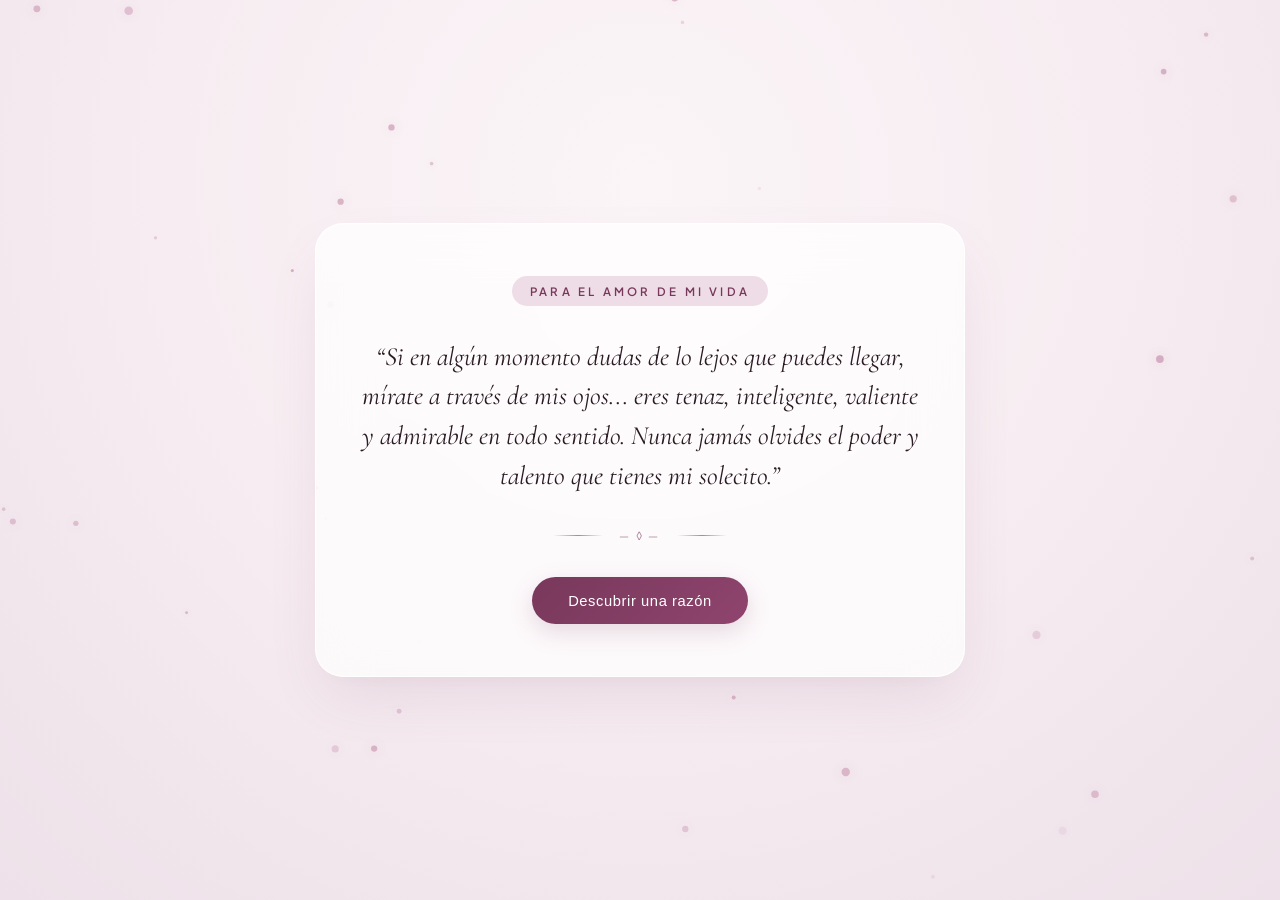
<file: index.html>
<!DOCTYPE html>
<html lang="es">
<head>
  <meta charset="UTF-8">
  <meta name="viewport" content="width=device-width, initial-scale=1.0">
  <title>Para Andreita</title>
  
  <!-- Tipografías elegantes desde Google Fonts -->
  <link rel="preconnect" href="https://fonts.googleapis.com">
  <link rel="preconnect" href="https://fonts.gstatic.com" crossorigin>
  <link href="https://fonts.googleapis.com/css2?family=Cormorant+Garamond:ital,wght@0,400;0,600;1,400&family=Plus+Jakarta+Sans:wght@300;400;500;600&display=swap" rel="stylesheet">
  <link rel="stylesheet" href="css/style.css">
</head>
<body>

  <!-- Fondo animado sutil -->
  <canvas id="ambientCanvas"></canvas>

  <main class="viewport-center">
    <article class="card">
      <span class="dedication-tag">Para el amor de mi vida</span>

      <!-- Frase inicial de ánimo en el centro exacto -->
      <section class="welcome-container">
        <blockquote class="welcome-text" id="welcomeQuote">
          <!-- Se rellena automáticamente con una frase de ánimo al cargar -->
        </blockquote>
      </section>

      <div class="divider">
        <span class="divider-line"></span>
        <span class="divider-symbol">&mdash; &loz; &mdash;</span>
        <span class="divider-line"></span>
      </div>

      <!-- Botón para descubrir las razones -->
      <button class="btn-action" id="reasonBtn" type="button">
        Descubrir una razón
      </button>

      <!-- Espacio donde aparece cada razón -->
      <section class="reason-display" id="reasonDisplay" aria-live="polite">
        <div class="reason-header">
          <span class="reason-badge" id="reasonCounter">Razón 1 de 200</span>
        </div>
        <div class="reason-content" id="reasonText">
          <!-- Texto de la razón seleccionada -->
        </div>
      </section>
    </article>
  </main>

  <script src="js/contenido.js"></script>
</body>
</html>
</file>
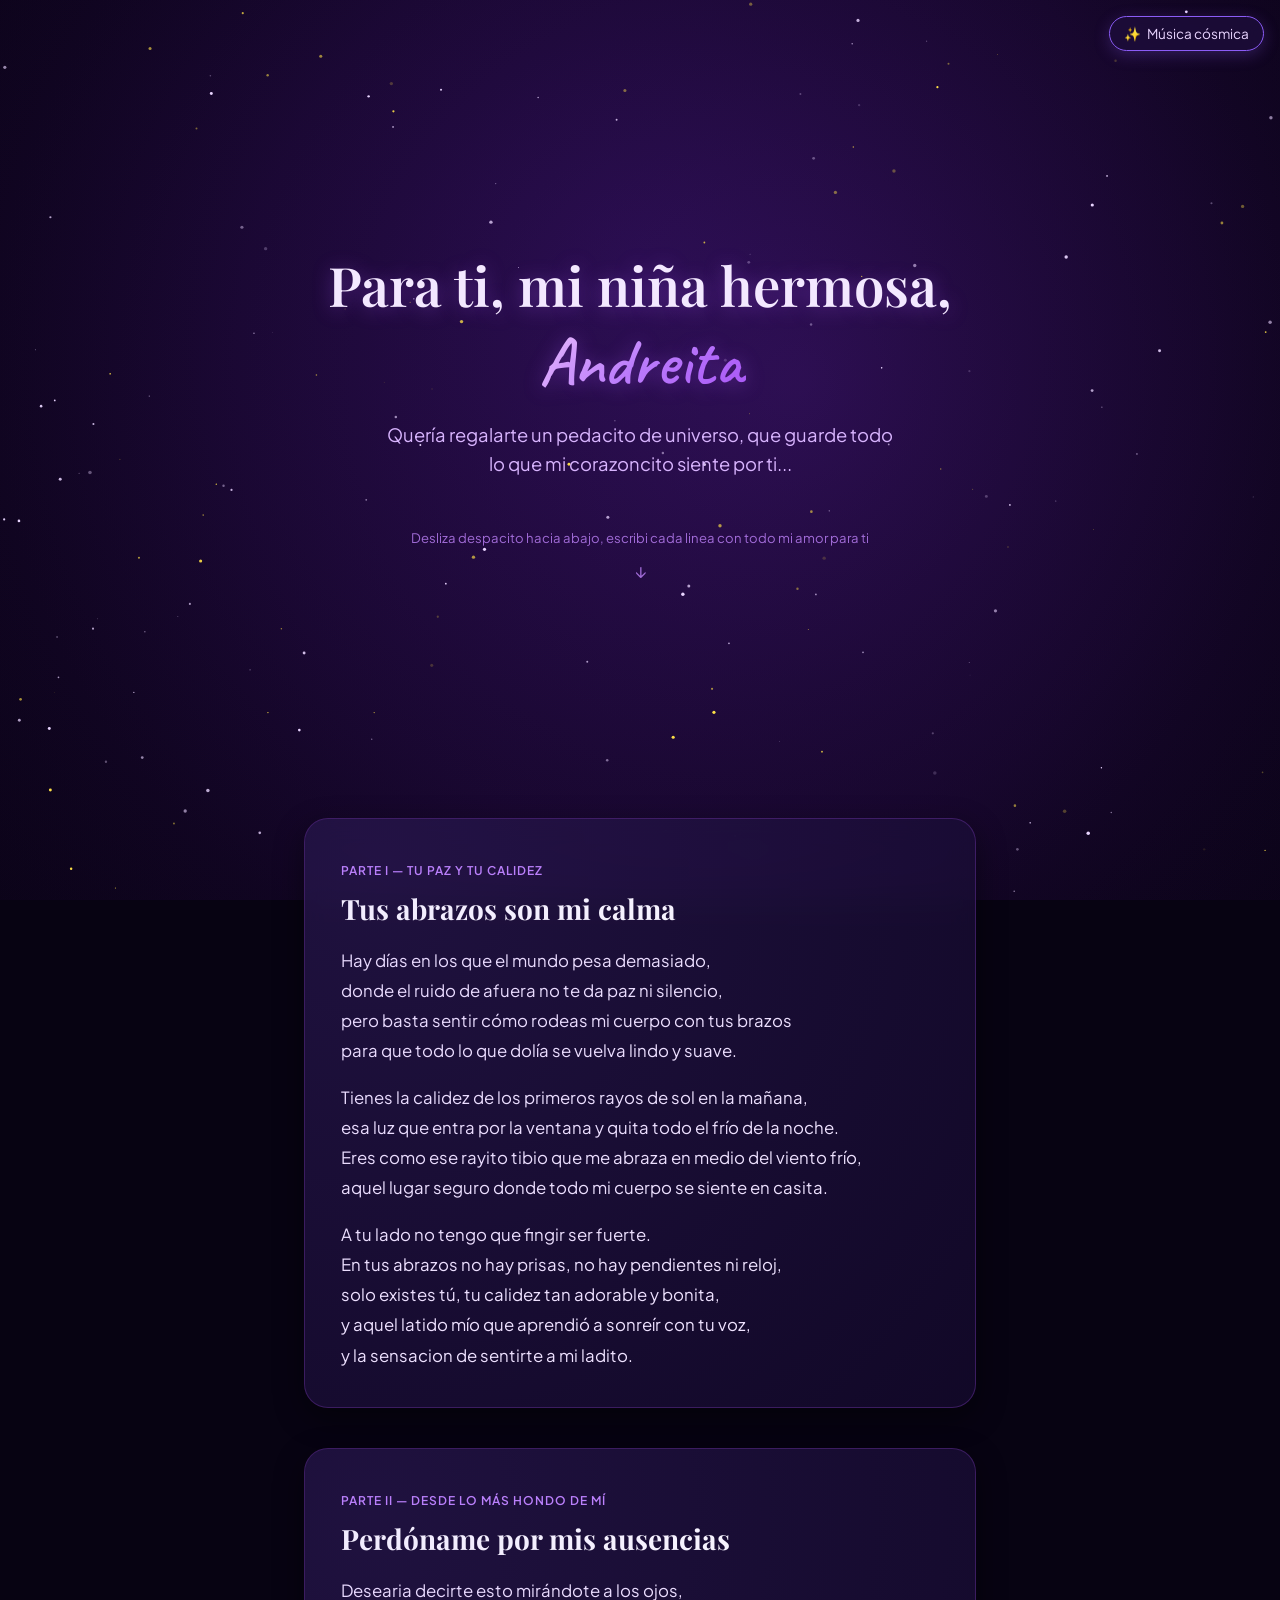
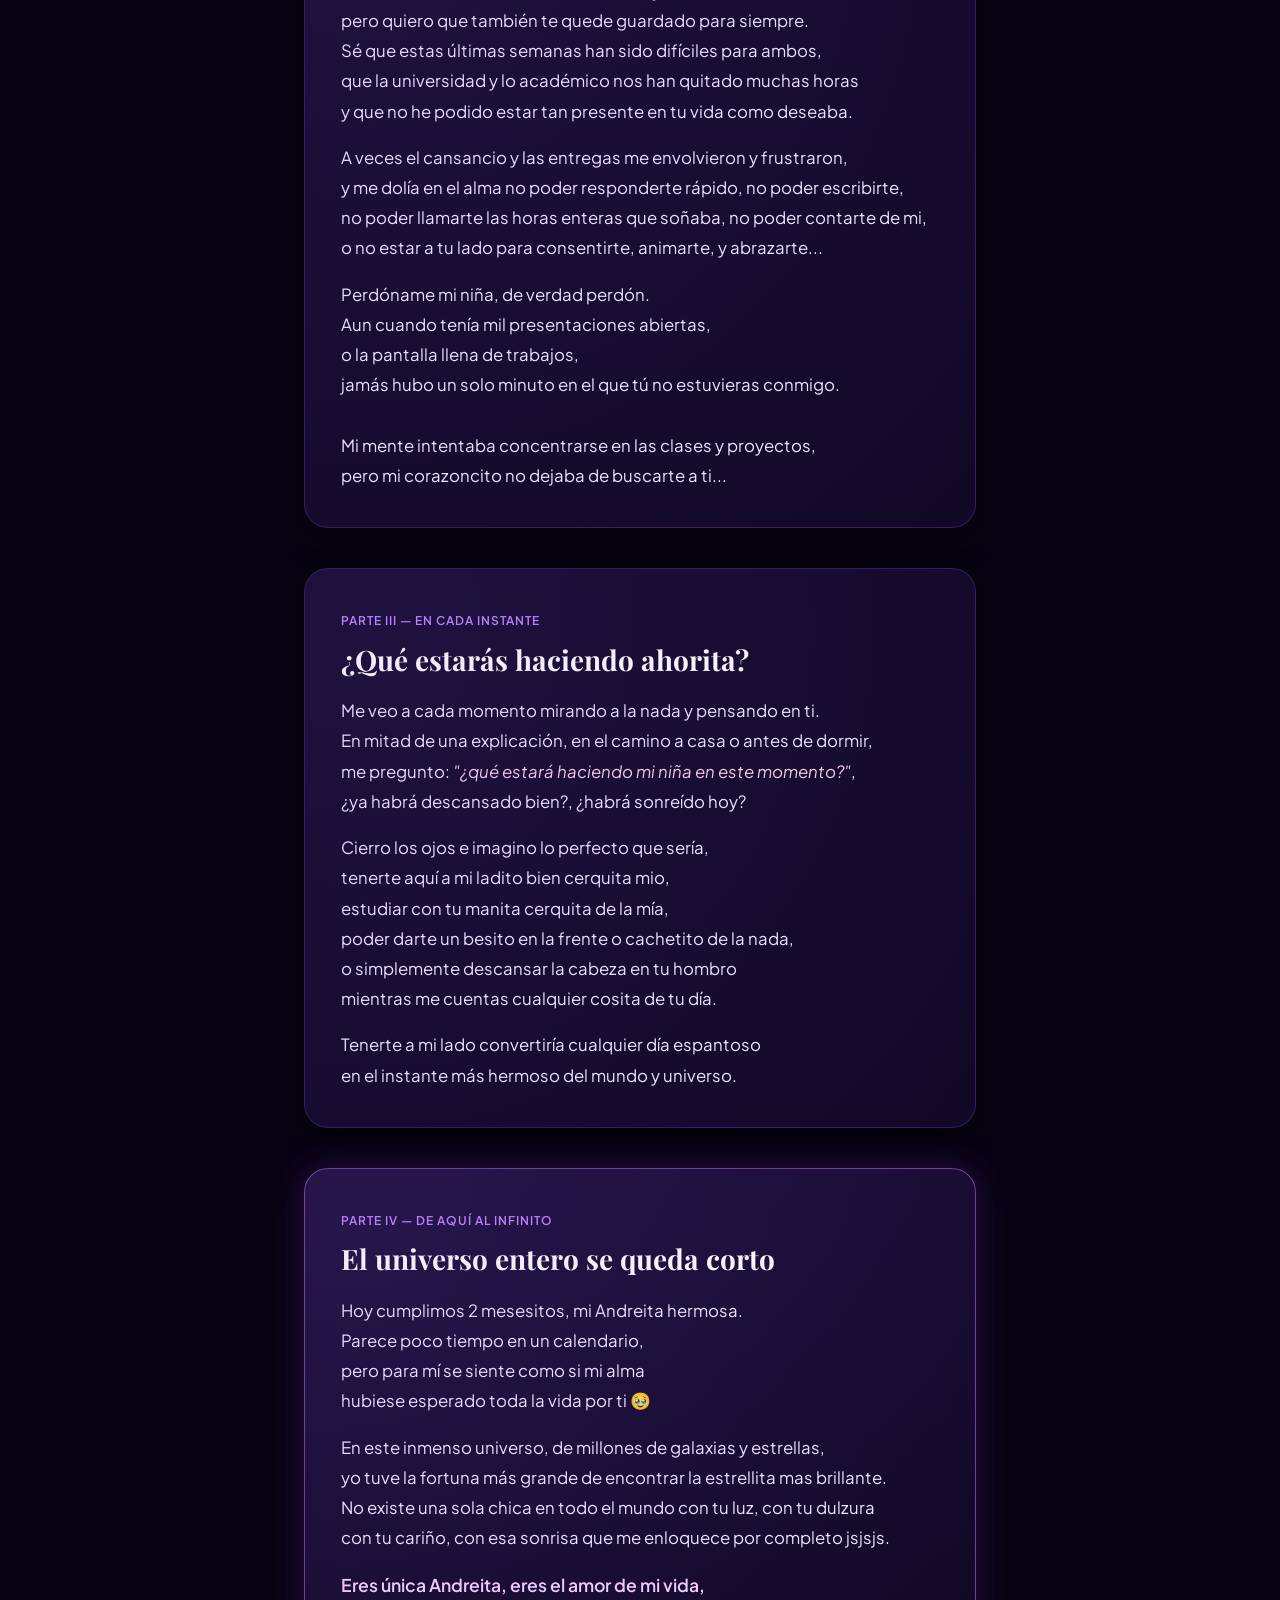
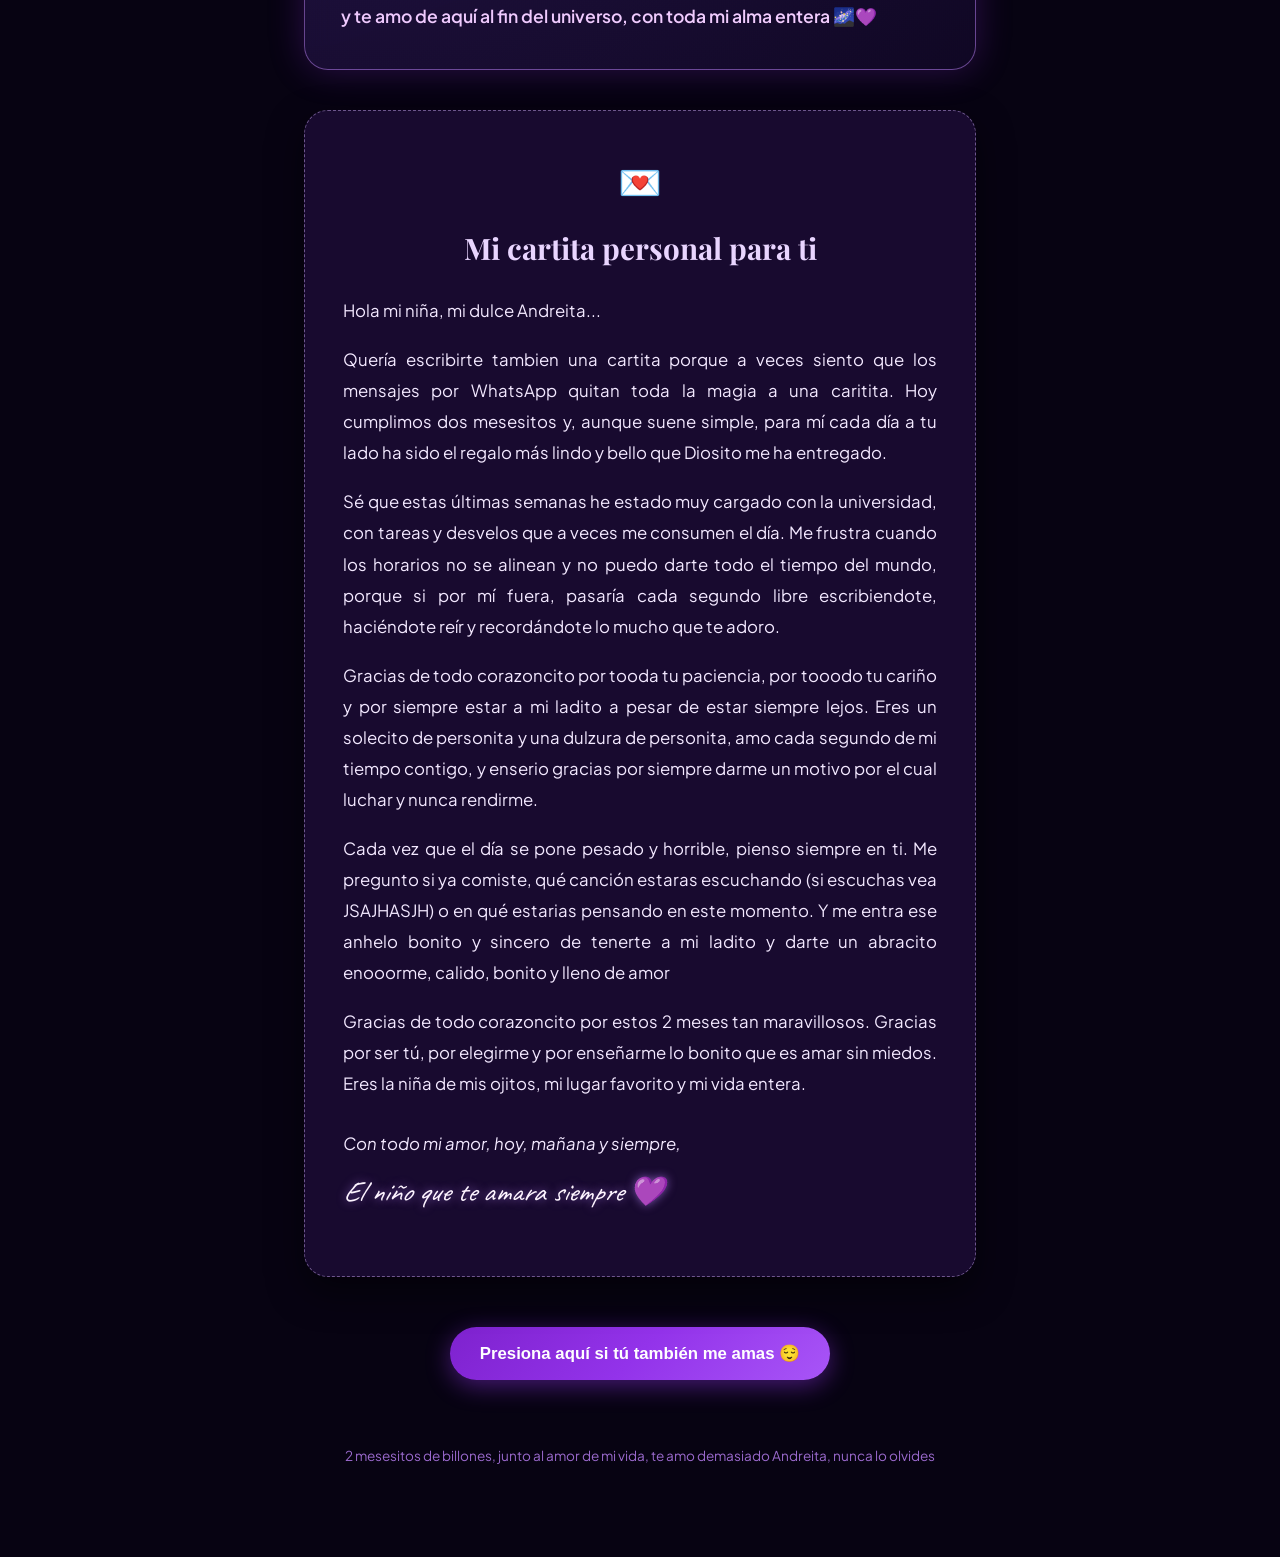
<file: 2 mesesitos/index.html>
<!DOCTYPE html>
<html lang="es">
<head>
    <meta charset="UTF-8">
    <meta name="viewport" content="width=device-width, initial-scale=1.0, viewport-fit=cover">
    <title>Para mi Andreita hermosa 💜 Felices 2 Meses</title>
    <link rel="preconnect" href="https://fonts.googleapis.com">
    <link rel="preconnect" href="https://fonts.gstatic.com" crossorigin>
    <link href="https://fonts.googleapis.com/css2?family=Caveat:wght@600;700&family=Plus+Jakarta+Sans:ital,wght@0,300;0,400;0,600;1,400&family=Playfair+Display:ital,wght@0,600;1,400&display=swap" rel="stylesheet">
    <link rel="stylesheet" href="style.css">
</head>
<body>

    <!-- Lienzo de fondo de estrellas y nebulosas -->
    <canvas id="galaxy-canvas"></canvas>

    <!-- Botón de música ambiental cósmica -->
    <button id="audio-toggle" class="audio-btn" aria-label="Reproducir música ambiental">
        <span class="audio-icon">✨</span>
        <span class="audio-text">Música cósmica</span>
    </button>

    <main class="page-container">
        
        <!-- Encabezado / Hero -->
        <header class="hero-section">
            <h1 class="main-title">Para ti, mi niña hermosa,<br><span class="highlight">Andreita</span></h1>
            <p class="subtitle">Quería regalarte un pedacito de universo, que guarde todo lo que mi corazoncito siente por ti...</p>
            <div class="scroll-indicator">
                <span>Desliza despacito hacia abajo, escribi cada linea con todo mi amor para ti</span>
                <div class="arrow">↓</div>
            </div>
        </header>

        <section class="poem-card">
            <div class="card-glow"></div>
            <span class="verse-tag">Parte I — Tu paz y tu calidez</span>
            <h2 class="card-title">Tus abrazos son mi calma</h2>
            <div class="poem-text">
                <p>
                    Hay días en los que el mundo pesa demasiado,<br>
                    donde el ruido de afuera no te da paz ni silencio,<br>
                    pero basta sentir cómo rodeas mi cuerpo con tus brazos<br>
                    para que todo lo que dolía se vuelva lindo y suave.
                </p>
                <p>
                    Tienes la calidez de los primeros rayos de sol en la mañana,<br>
                    esa luz que entra por la ventana y quita todo el frío de la noche.<br>
                    Eres como ese rayito tibio que me abraza en medio del viento frío,<br>
                    aquel lugar seguro donde todo mi cuerpo se siente en casita.
                </p>
                <p>
                    A tu lado no tengo que fingir ser fuerte.<br>
                    En tus abrazos no hay prisas, no hay pendientes ni reloj,<br>
                    solo existes tú, tu calidez tan adorable y bonita,<br>
                    y aquel latido mío que aprendió a sonreír con tu voz,<br>
                    y la sensacion de sentirte a mi ladito.
                </p>
            </div>
        </section>

        <section class="poem-card">
            <div class="card-glow"></div>
            <span class="verse-tag">Parte II — Desde lo más hondo de mí</span>
            <h2 class="card-title">Perdóname por mis ausencias</h2>
            <div class="poem-text">
                <p>
                    Desearia decirte esto mirándote a los ojos,<br>
                    pero quiero que también te quede guardado para siempre.<br>
                    Sé que estas últimas semanas han sido difíciles para ambos,<br>
                    que la universidad y lo académico nos han quitado muchas horas<br>
                    y que no he podido estar tan presente en tu vida como deseaba.
                </p>
                <p>
                    A veces el cansancio y las entregas me envolvieron y frustraron,<br>
                    y me dolía en el alma no poder responderte rápido, no poder escribirte,<br>
                    no poder llamarte las horas enteras que soñaba, no poder contarte de mi,<br>
                    o no estar a tu lado para consentirte, animarte, y abrazarte...
                </p>
                <p>
                    Perdóname mi niña, de verdad perdón.<br>
                    Aun cuando tenía mil presentaciones abiertas,<br>
                    o la pantalla llena de trabajos,<br>
                    jamás hubo un solo minuto en el que tú no estuvieras conmigo.<br>
                    <br>
                    Mi mente intentaba concentrarse en las clases y proyectos,<br>
                    pero mi corazoncito no dejaba de buscarte a ti...
                </p>
            </div>
        </section>

        <section class="poem-card">
            <div class="card-glow"></div>
            <span class="verse-tag">Parte III — En cada instante</span>
            <h2 class="card-title">¿Qué estarás haciendo ahorita?</h2>
            <div class="poem-text">
                <p>
                    Me veo a cada momento mirando a la nada y pensando en ti.<br>
                    En mitad de una explicación, en el camino a casa o antes de dormir,<br>
                    me pregunto: <em>"¿qué estará haciendo mi niña en este momento?"</em>,<br>
                    ¿ya habrá descansado bien?, ¿habrá sonreído hoy?
                </p>
                <p>
                    Cierro los ojos e imagino lo perfecto que sería,<br>
                    tenerte aquí a mi ladito bien cerquita mio,<br>
                    estudiar con tu manita cerquita de la mía,<br>
                    poder darte un besito en la frente o cachetito de la nada,<br>
                    o simplemente descansar la cabeza en tu hombro<br>
                    mientras me cuentas cualquier cosita de tu día.
                </p>
                <p>
                    Tenerte a mi lado convertiría cualquier día espantoso<br>
                    en el instante más hermoso del mundo y universo.
                </p>
            </div>
        </section>

        <section class="poem-card special-galaxy">
            <div class="card-glow"></div>
            <span class="verse-tag">Parte IV — De aquí al infinito</span>
            <h2 class="card-title">El universo entero se queda corto</h2>
            <div class="poem-text">
                <p>
                    Hoy cumplimos 2 mesesitos, mi Andreita hermosa.<br>
                    Parece poco tiempo en un calendario,<br>
                    pero para mí se siente como si mi alma<br>
                    hubiese esperado toda la vida por ti 🥹
                </p>
                <p>
                    En este inmenso universo, de millones de galaxias y estrellas,<br>
                    yo tuve la fortuna más grande de encontrar la estrellita mas brillante.<br>
                    No existe una sola chica en todo el mundo con tu luz, con tu dulzura<br>
                    con tu cariño, con esa sonrisa que me enloquece por completo jsjsjs.
                </p>
                <p class="strong-line">
                    Eres única Andreita, eres el amor de mi vida,<br>
                    y te amo de aquí al fin del universo, con toda mi alma entera 🌌💜
                </p>
            </div>
        </section>

        <article class="letter-box">
            <div class="wax-seal">💌</div>
            <h2 class="letter-title">Mi cartita personal para ti</h2>
            <div class="letter-body">
                <p>Hola mi niña, mi dulce Andreita...</p>
                <p>
                    Quería escribirte tambien una cartita porque a veces siento que los mensajes por WhatsApp quitan 
                    toda la magia a una caritita. Hoy cumplimos dos mesesitos y, aunque suene simple, para mí cada día 
                    a tu lado ha sido el regalo más lindo y bello que Diosito me ha entregado.
                </p>
                <p>
                    Sé que estas últimas semanas he estado muy cargado con la universidad, con tareas y desvelos que a veces me consumen el día. 
                    Me frustra cuando los horarios no se alinean y no puedo darte todo el tiempo del mundo, porque si por mí fuera, pasaría cada 
                    segundo libre escribiendote, haciéndote reír y recordándote lo mucho que te adoro. 
                </p>
                <p>
                    Gracias de todo corazoncito por tooda tu paciencia, por tooodo tu cariño y por siempre estar a mi ladito a pesar 
                    de estar siempre lejos. Eres un solecito de personita y una dulzura de personita, amo cada segundo de mi tiempo 
                    contigo, y enserio gracias por siempre darme un motivo por el cual luchar y nunca rendirme.
                </p>
                <p>
                    Cada vez que el día se pone pesado y horrible, pienso siempre en ti. Me pregunto si ya comiste, 
                    qué canción estaras escuchando (si escuchas vea JSAJHASJH) o en qué estarias pensando en este momento. 
                    Y me entra ese anhelo bonito y sincero de tenerte a mi ladito y darte un abracito enooorme, calido, bonito y lleno de amor 
                </p>
                <p>
                    Gracias de todo corazoncito por estos 2 meses tan maravillosos. Gracias por ser tú, por elegirme y por enseñarme lo bonito 
                    que es amar sin miedos. Eres la niña de mis ojitos, mi lugar favorito y mi vida entera.
                </p>
                <p class="letter-sign">
                    Con todo mi amor, hoy, mañana y siempre,<br>
                    <span class="signature">El niño que te amara siempre 💜</span>
                </p>
            </div>
        </article>

        <!-- Botón interactivo especial -->
        <section class="interactive-section">
            <button id="love-btn" class="special-btn">
                <span>Presiona aquí si tú también me amas 😌</span>
            </button>
            <div id="love-message" class="love-popup hidden">
                Prometo siempre cuidarte y amarte con toda mi alma Andreita 💜
            </div>
        </section>

        <footer class="footer">
            <p>2 mesesitos de billones, junto al amor de mi vida, te amo demasiado Andreita, nunca lo olvides</p>
        </footer>

    </main>

    <script src="script.js"></script>
</body>
</html>
</file>
<file: css/style.css>
:root {
    --bg-start: #fbf5f7;
    --bg-mid: #f6ecf1;
    --bg-end: #eee1e9;
    --card-bg: rgba(255, 255, 255, 0.72);
    --card-border: rgba(255, 255, 255, 0.9);
    --card-shadow: 0 25px 60px -15px rgba(135, 75, 105, 0.15), 0 10px 25px -10px rgba(0, 0, 0, 0.04);
    --text-main: #2b1b24;
    --text-muted: #7d6573;
    --accent-deep: #78385b;
    --accent-hover: #5e2846;
    --accent-subtle: #eedde6;
    --accent-glow: rgba(120, 56, 91, 0.18);
}

* {
    box-sizing: border-box;
    margin: 0;
    padding: 0;
    -webkit-font-smoothing: antialiased;
}

body {
    min-height: 100vh;
    display: flex;
    justify-content: center;
    align-items: center;
    background: radial-gradient(circle at 50% 20%, var(--bg-start), var(--bg-mid) 50%, var(--bg-end) 100%);
    font-family: 'Plus Jakarta Sans', system-ui, -apple-system, sans-serif;
    color: var(--text-main);
    overflow-x: hidden;
    position: relative;
    padding: 1.5rem;
}

/* Fondo animado de luces tenues y partículas delicadas */
#ambientCanvas {
    position: fixed;
    top: 0;
    left: 0;
    width: 100%;
    height: 100%;
    pointer-events: none;
    z-index: 0;
}

/* Contenedor principal centrado */
.viewport-center {
    position: relative;
    z-index: 1;
    width: 100%;
    max-width: 650px;
    margin: auto;
}

/* Tarjeta estética flotante con efecto cristal */
.card {
    background: var(--card-bg);
    backdrop-filter: blur(25px);
    -webkit-backdrop-filter: blur(25px);
    border: 1px solid var(--card-border);
    border-radius: 28px;
    padding: 3.25rem 2.75rem;
    box-shadow: var(--card-shadow);
    text-align: center;
    opacity: 0;
    transform: translateY(22px);
    animation: smoothEntrance 1.4s cubic-bezier(0.16, 1, 0.3, 1) forwards;
    transition: box-shadow 0.4s ease;
}

.card:hover {
    box-shadow: 0 30px 70px -15px rgba(135, 75, 105, 0.2), 0 12px 28px -8px rgba(0, 0, 0, 0.05);
}

@keyframes smoothEntrance {
    to {
        opacity: 1;
        transform: translateY(0);
    }
}

/* Encabezado sutil */
.dedication-tag {
    display: inline-block;
    text-transform: uppercase;
    font-size: 0.72rem;
    font-weight: 600;
    letter-spacing: 0.28em;
    color: var(--accent-deep);
    background: var(--accent-subtle);
    padding: 0.45rem 1.15rem;
    border-radius: 999px;
    margin-bottom: 2rem;
}

/* Mensaje de bienvenida y ánimo */
.welcome-container {
    margin-bottom: 2rem;
    min-height: 110px;
    display: flex;
    align-items: center;
    justify-content: center;
}

.welcome-text {
    font-family: 'Cormorant Garamond', Georgia, serif;
    font-size: 1.65rem;
    line-height: 1.5;
    font-weight: 400;
    color: var(--text-main);
    font-style: italic;
    transition: opacity 0.4s ease, transform 0.4s ease;
}

/* Separador sutil */
.divider {
    display: flex;
    align-items: center;
    justify-content: center;
    gap: 1rem;
    margin: 1.8rem 0 2.2rem;
    opacity: 0.6;
}

.divider-line {
    height: 1px;
    width: 50px;
    background: linear-gradient(90deg, transparent, var(--accent-deep), transparent);
}

.divider-symbol {
    font-size: 0.7rem;
    color: var(--accent-deep);
    letter-spacing: 0.2em;
}

/* Botón de razones */
.btn-action {
    position: relative;
    background: linear-gradient(135deg, var(--accent-deep), #8f446e);
    color: #ffffff;
    border: none;
    padding: 0.95rem 2.25rem;
    font-size: 0.92rem;
    font-weight: 500;
    letter-spacing: 0.04em;
    border-radius: 999px;
    cursor: pointer;
    box-shadow: 0 8px 24px var(--accent-glow);
    transition: all 0.3s cubic-bezier(0.16, 1, 0.3, 1);
    outline: none;
}

.btn-action:hover {
    background: linear-gradient(135deg, var(--accent-hover), #78355b);
    transform: translateY(-2px);
    box-shadow: 0 12px 28px rgba(120, 56, 91, 0.28);
}

.btn-action:active {
    transform: translateY(0);
    box-shadow: 0 4px 14px var(--accent-glow);
}

/* Contenedor de la razón activa */
.reason-display {
    margin-top: 2rem;
    padding-top: 1.75rem;
    border-top: 1px solid rgba(120, 56, 91, 0.1);
    display: none;
    opacity: 0;
    transform: translateY(12px);
    transition: opacity 0.5s ease, transform 0.5s ease;
}

.reason-display.visible {
    display: block;
}

.reason-display.active {
    opacity: 1;
    transform: translateY(0);
}

.reason-header {
    display: flex;
    justify-content: center;
    align-items: center;
    gap: 0.75rem;
    margin-bottom: 0.9rem;
}

.reason-badge {
    font-size: 0.75rem;
    font-weight: 600;
    letter-spacing: 0.15em;
    text-transform: uppercase;
    color: var(--text-muted);
}

.reason-content {
    font-family: 'Cormorant Garamond', Georgia, serif;
    font-size: 1.45rem;
    line-height: 1.5;
    color: var(--accent-deep);
    font-weight: 600;
    padding: 0 0.5rem;
    min-height: 70px;
    display: flex;
    align-items: center;
    justify-content: center;
    transition: opacity 0.35s ease, transform 0.35s ease;
}

.content-fade-out {
    opacity: 0;
    transform: translateY(8px);
}

.content-fade-in {
    opacity: 1;
    transform: translateY(0);
}

/* Adaptabilidad a dispositivos móviles */
@media (max-width: 600px) {
    .card {
        padding: 2.5rem 1.5rem;
        border-radius: 22px;
    }

    .welcome-text {
        font-size: 1.4rem;
    }

    .reason-content {
        font-size: 1.25rem;
    }

    .btn-action {
        width: 100%;
        padding: 0.9rem 1.5rem;
    }
}
</file>
<file: 2 mesesitos/style.css>
/* ===================================================
   ESTILOS ADAPTABLES (MOBILE-FIRST)
   TEMA: GALAXIA MORADA PROFUNDA & ESTÉTICA CÓSMICA
   =================================================== */

:root {
    --bg-dark: #070312;
    --purple-deep: #12072b;
    --purple-mid: #250f55;
    --purple-accent: #8b5cf6;
    --purple-bright: #a855f7;
    --purple-soft: #c084fc;
    --purple-light: #e9d5ff;
    --gold-stardust: #fde047;
    --card-bg: rgba(22, 11, 46, 0.72);
    --card-border: rgba(168, 85, 247, 0.28);
    --text-main: #f3e8ff;
    --text-muted: #d8b4fe;
    --font-heading: 'Playfair Display', Georgia, serif;
    --font-hand: 'Caveat', cursive;
    --font-body: 'Plus Jakarta Sans', system-ui, -apple-system, sans-serif;
}

/* Reset y base */
* {
    box-sizing: border-box;
    margin: 0;
    padding: 0;
    -webkit-tap-highlight-color: transparent;
}

html, body {
    width: 100%;
    min-height: 100%;
    background-color: var(--bg-dark);
    color: var(--text-main);
    font-family: var(--font-body);
    font-size: 16px;
    line-height: 1.7;
    overflow-x: hidden;
    scroll-behavior: smooth;
}

/* Canvas de fondo fijo */
#galaxy-canvas {
    position: fixed;
    top: 0;
    left: 0;
    width: 100vw;
    height: 100vh;
    z-index: 0;
    pointer-events: none;
}

/* Botón flotante de audio */
.audio-btn {
    position: fixed;
    top: 16px;
    right: 16px;
    z-index: 99;
    background: rgba(30, 14, 60, 0.75);
    backdrop-filter: blur(12px);
    -webkit-backdrop-filter: blur(12px);
    border: 1px solid var(--purple-accent);
    color: var(--purple-light);
    padding: 8px 14px;
    border-radius: 9999px;
    font-size: 0.85rem;
    font-family: var(--font-body);
    display: flex;
    align-items: center;
    gap: 6px;
    cursor: pointer;
    box-shadow: 0 4px 16px rgba(139, 92, 246, 0.25);
    transition: transform 0.2s ease, background 0.3s ease;
}

.audio-btn:active {
    transform: scale(0.95);
}

.audio-btn.playing {
    border-color: var(--gold-stardust);
    color: #fff;
    box-shadow: 0 0 15px rgba(253, 224, 71, 0.4);
}

/* Contenedor principal adaptable */
.page-container {
    position: relative;
    z-index: 10;
    width: 100%;
    max-width: 720px;
    margin: 0 auto;
    padding: 24px 16px 60px 16px;
    display: flex;
    flex-direction: column;
    gap: 32px;
}

/* Hero Section */
.hero-section {
    min-height: 82vh;
    display: flex;
    flex-direction: column;
    justify-content: center;
    align-items: center;
    text-align: center;
    padding: 40px 10px 20px 10px;
}

.badge {
    background: rgba(139, 92, 246, 0.2);
    border: 1px solid rgba(192, 132, 252, 0.4);
    color: var(--purple-light);
    padding: 6px 14px;
    border-radius: 50px;
    font-size: 0.8rem;
    font-weight: 600;
    letter-spacing: 0.5px;
    margin-bottom: 20px;
    text-transform: uppercase;
    animation: pulseGlow 3s infinite alternate;
}

.main-title {
    font-family: var(--font-heading);
    font-size: clamp(2rem, 8vw, 3.4rem);
    line-height: 1.25;
    font-weight: 600;
    margin-bottom: 16px;
    text-shadow: 0 2px 20px rgba(168, 85, 247, 0.4);
}

.highlight {
    background: linear-gradient(135deg, #f5d0fe, #c084fc, #a855f7);
    -webkit-background-clip: text;
    -webkit-text-fill-color: transparent;
    display: inline-block;
    font-family: var(--font-hand);
    font-size: 1.25em;
    padding: 0 4px;
}

.subtitle {
    font-size: clamp(0.95rem, 4vw, 1.15rem);
    color: var(--text-muted);
    max-width: 520px;
    line-height: 1.6;
}

.scroll-indicator {
    margin-top: 48px;
    display: flex;
    flex-direction: column;
    align-items: center;
    gap: 8px;
    color: var(--purple-soft);
    font-size: 0.82rem;
    opacity: 0.8;
}

.arrow {
    animation: bounce 2s infinite ease-in-out;
    font-size: 1.1rem;
}

/* Tarjetas de poemas (Cards translúcidas) */
.poem-card {
    position: relative;
    background: var(--card-bg);
    backdrop-filter: blur(14px);
    -webkit-backdrop-filter: blur(14px);
    border: 1px solid var(--card-border);
    border-radius: 24px;
    padding: 28px 22px;
    box-shadow: 0 10px 30px rgba(0, 0, 0, 0.45);
    overflow: hidden;
    transition: transform 0.3s ease, border-color 0.3s ease;
}

.card-glow {
    position: absolute;
    top: -50%;
    left: -50%;
    width: 200%;
    height: 200%;
    background: radial-gradient(circle at 30% 30%, rgba(139, 92, 246, 0.12), transparent 70%);
    pointer-events: none;
}

.verse-tag {
    display: inline-block;
    color: var(--purple-soft);
    font-size: 0.75rem;
    font-weight: 600;
    text-transform: uppercase;
    letter-spacing: 1px;
    margin-bottom: 10px;
}

.card-title {
    font-family: var(--font-heading);
    font-size: clamp(1.35rem, 5vw, 1.75rem);
    color: #fff;
    margin-bottom: 18px;
    line-height: 1.3;
}

.poem-text p {
    margin-bottom: 16px;
    color: var(--text-main);
    font-size: clamp(0.95rem, 3.8vw, 1.05rem);
    line-height: 1.8;
}

.poem-text p:last-child {
    margin-bottom: 0;
}

.poem-text em {
    color: #fbcfe8;
    font-style: italic;
}

.special-galaxy {
    border-color: rgba(192, 132, 252, 0.5);
    background: linear-gradient(160deg, rgba(30, 15, 60, 0.85), rgba(16, 7, 36, 0.9));
    box-shadow: 0 0 35px rgba(147, 51, 234, 0.25);
}

.strong-line {
    font-weight: 600;
    color: #f5d0fe !important;
    font-size: 1.1em !important;
}

/* La Gran Cartita */
.letter-box {
    background: rgba(28, 12, 54, 0.85);
    border: 1px dashed rgba(216, 180, 254, 0.45);
    border-radius: 24px;
    padding: 30px 24px;
    position: relative;
    box-shadow: 0 15px 35px rgba(0, 0, 0, 0.5);
}

.wax-seal {
    font-size: 2.2rem;
    margin-bottom: 12px;
    text-align: center;
}

.letter-title {
    font-family: var(--font-heading);
    text-align: center;
    font-size: clamp(1.4rem, 5.5vw, 1.85rem);
    color: var(--purple-light);
    margin-bottom: 22px;
}

.letter-body p {
    font-size: clamp(0.95rem, 3.8vw, 1.05rem);
    line-height: 1.85;
    margin-bottom: 18px;
    color: #f3e8ff;
    text-align: justify;
}

.letter-sign {
    margin-top: 28px;
    text-align: right;
    font-style: italic;
    color: var(--purple-soft);
}

.signature {
    display: block;
    font-family: var(--font-hand);
    font-size: 1.8rem;
    color: #fdf4ff;
    margin-top: 6px;
    text-shadow: 0 0 10px rgba(192, 132, 252, 0.6);
}

/* Sección interactiva */
.interactive-section {
    display: flex;
    flex-direction: column;
    align-items: center;
    gap: 16px;
    margin-top: 10px;
}

.special-btn {
    background: linear-gradient(135deg, #7e22ce, #9333ea, #a855f7);
    color: #ffffff;
    border: none;
    padding: 16px 28px;
    border-radius: 50px;
    font-size: clamp(0.95rem, 4vw, 1.05rem);
    font-weight: 600;
    cursor: pointer;
    box-shadow: 0 6px 25px rgba(147, 51, 234, 0.45);
    transition: transform 0.2s ease, box-shadow 0.2s ease;
    width: 100%;
    max-width: 380px;
    text-align: center;
}

.special-btn:active {
    transform: scale(0.96);
}

.love-popup {
    background: rgba(36, 12, 70, 0.95);
    border: 1px solid var(--purple-soft);
    padding: 16px 20px;
    border-radius: 18px;
    text-align: center;
    color: #fff;
    font-size: 0.95rem;
    box-shadow: 0 0 20px rgba(168, 85, 247, 0.35);
    animation: fadeIn 0.4s ease forwards;
    max-width: 400px;
}

.hidden {
    display: none;
}

/* Footer */
.footer {
    text-align: center;
    padding: 24px 0 10px 0;
    color: var(--purple-soft);
    font-size: 0.85rem;
    opacity: 0.8;
}

/* Corazones animados al tocar */
.floating-heart {
    position: fixed;
    pointer-events: none;
    z-index: 1000;
    animation: floatUp 1.8s ease-out forwards;
}

/* Animaciones */
@keyframes bounce {
    0%, 100% { transform: translateY(0); }
    50% { transform: translateY(8px); }
}

@keyframes pulseGlow {
    0% { box-shadow: 0 0 5px rgba(168, 85, 247, 0.2); }
    100% { box-shadow: 0 0 18px rgba(168, 85, 247, 0.6); }
}

@keyframes fadeIn {
    from { opacity: 0; transform: translateY(10px); }
    to { opacity: 1; transform: translateY(0); }
}

@keyframes floatUp {
    0% {
        opacity: 1;
        transform: translate(0, 0) scale(0.6);
    }
    100% {
        opacity: 0;
        transform: translate(var(--tx), -120px) scale(1.4);
    }
}

/* Breakpoint para pantallas más grandes (Tablets / Laptops) */
@media (min-width: 768px) {
    .page-container {
        padding: 40px 24px 80px 24px;
        gap: 40px;
    }
    
    .poem-card {
        padding: 36px 36px;
    }

    .letter-box {
        padding: 40px 38px;
    }
}
</file>
